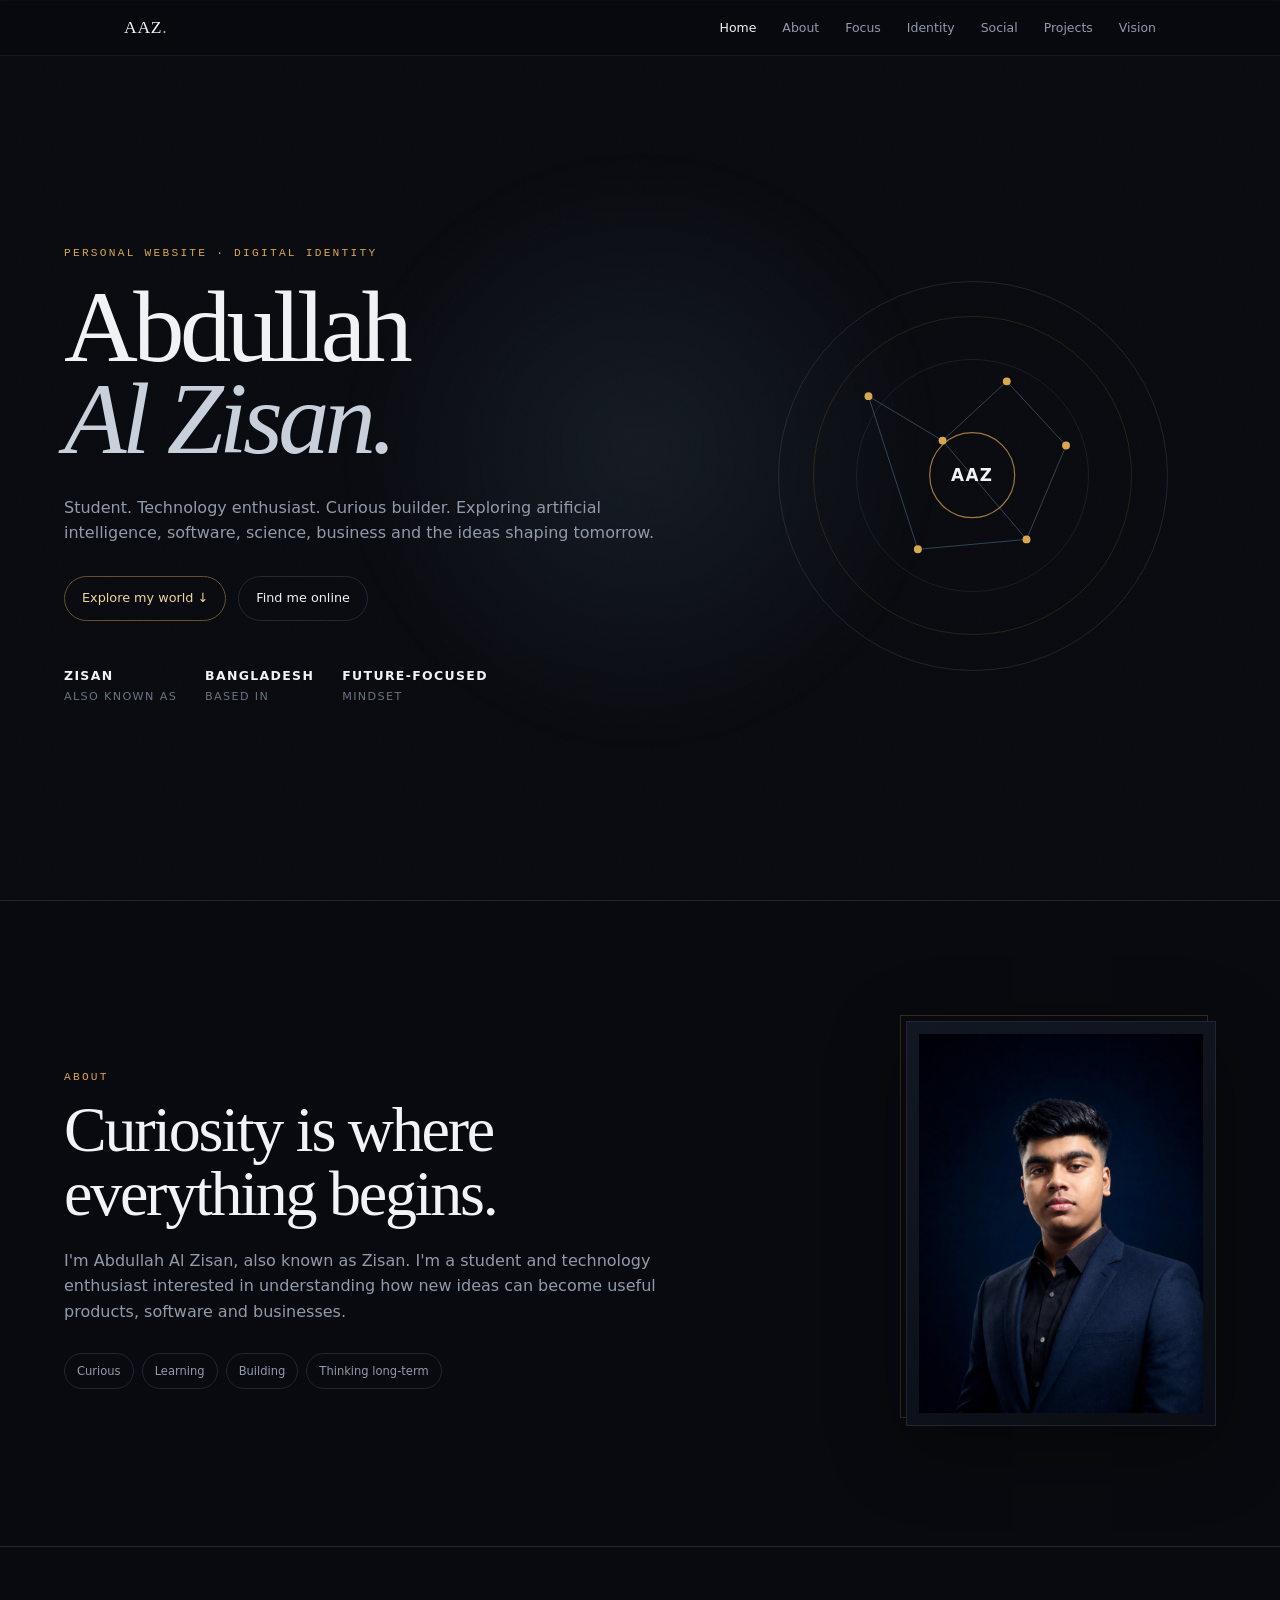
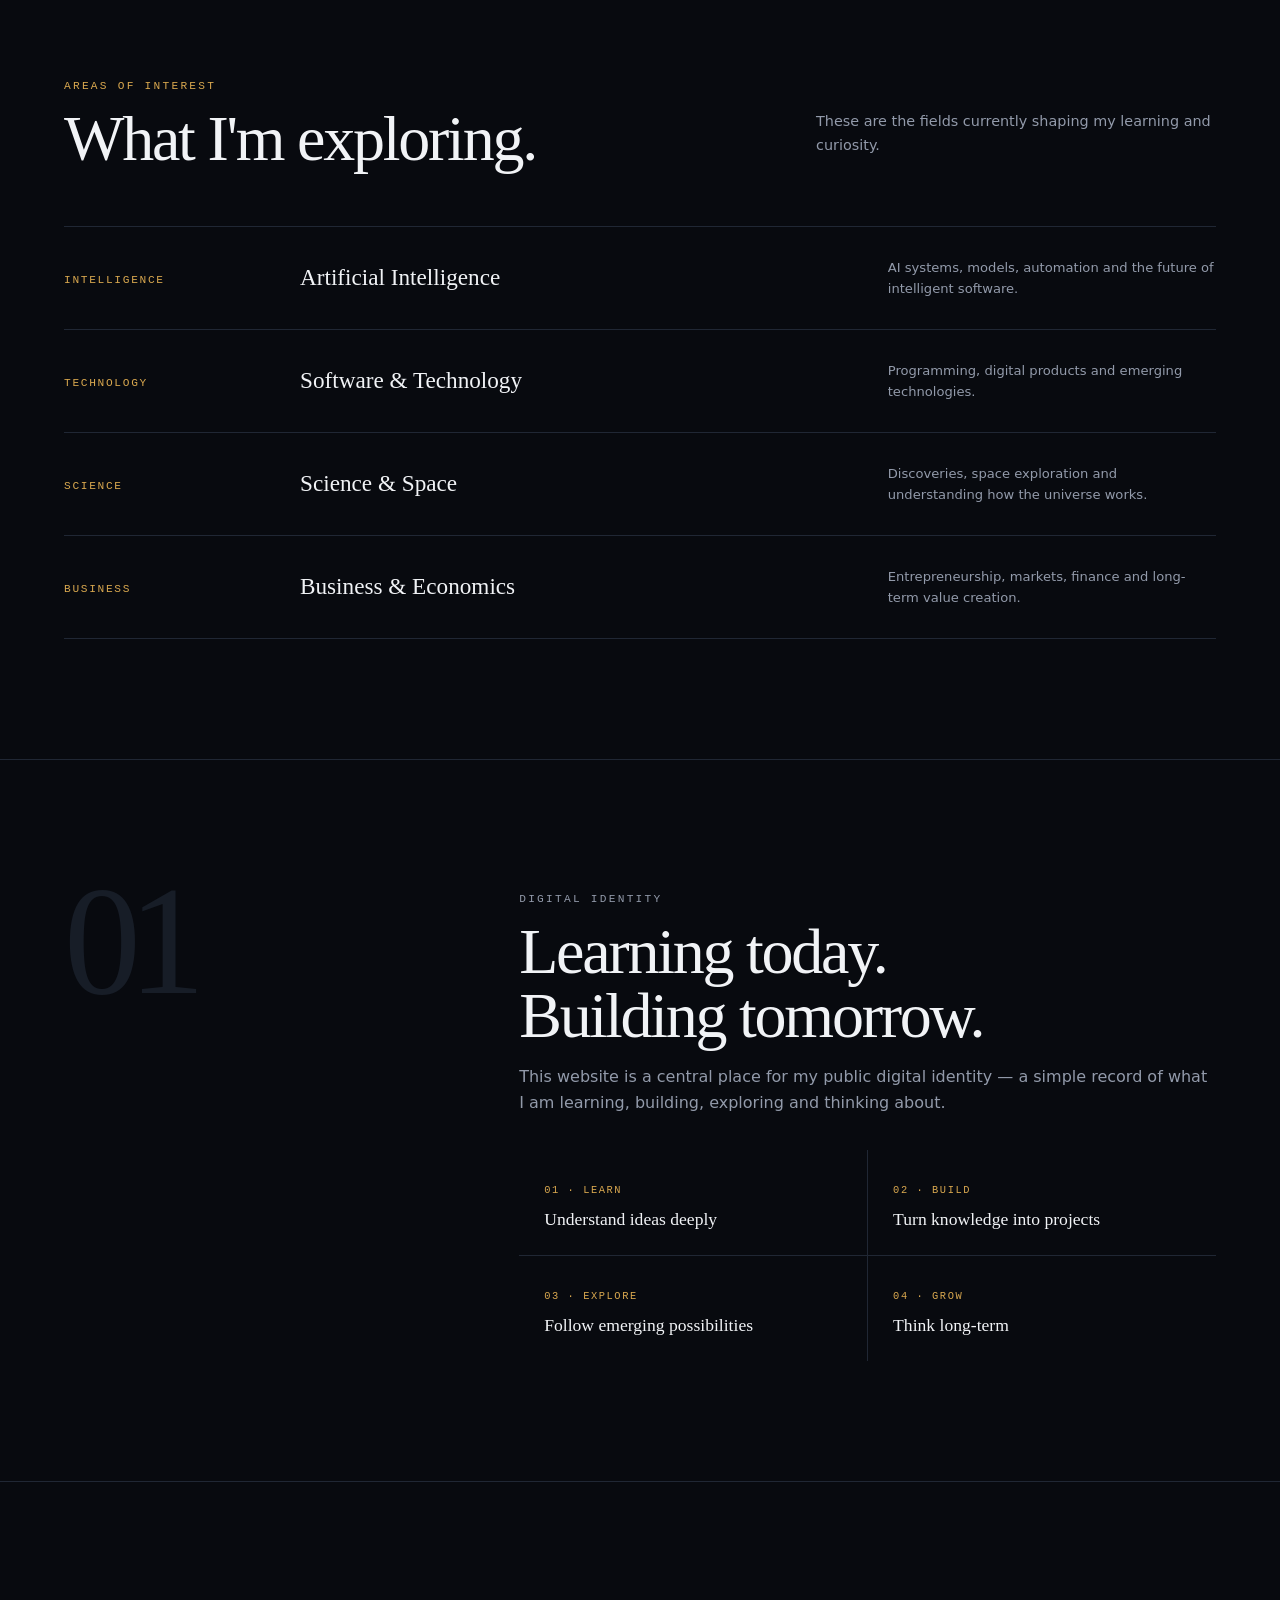
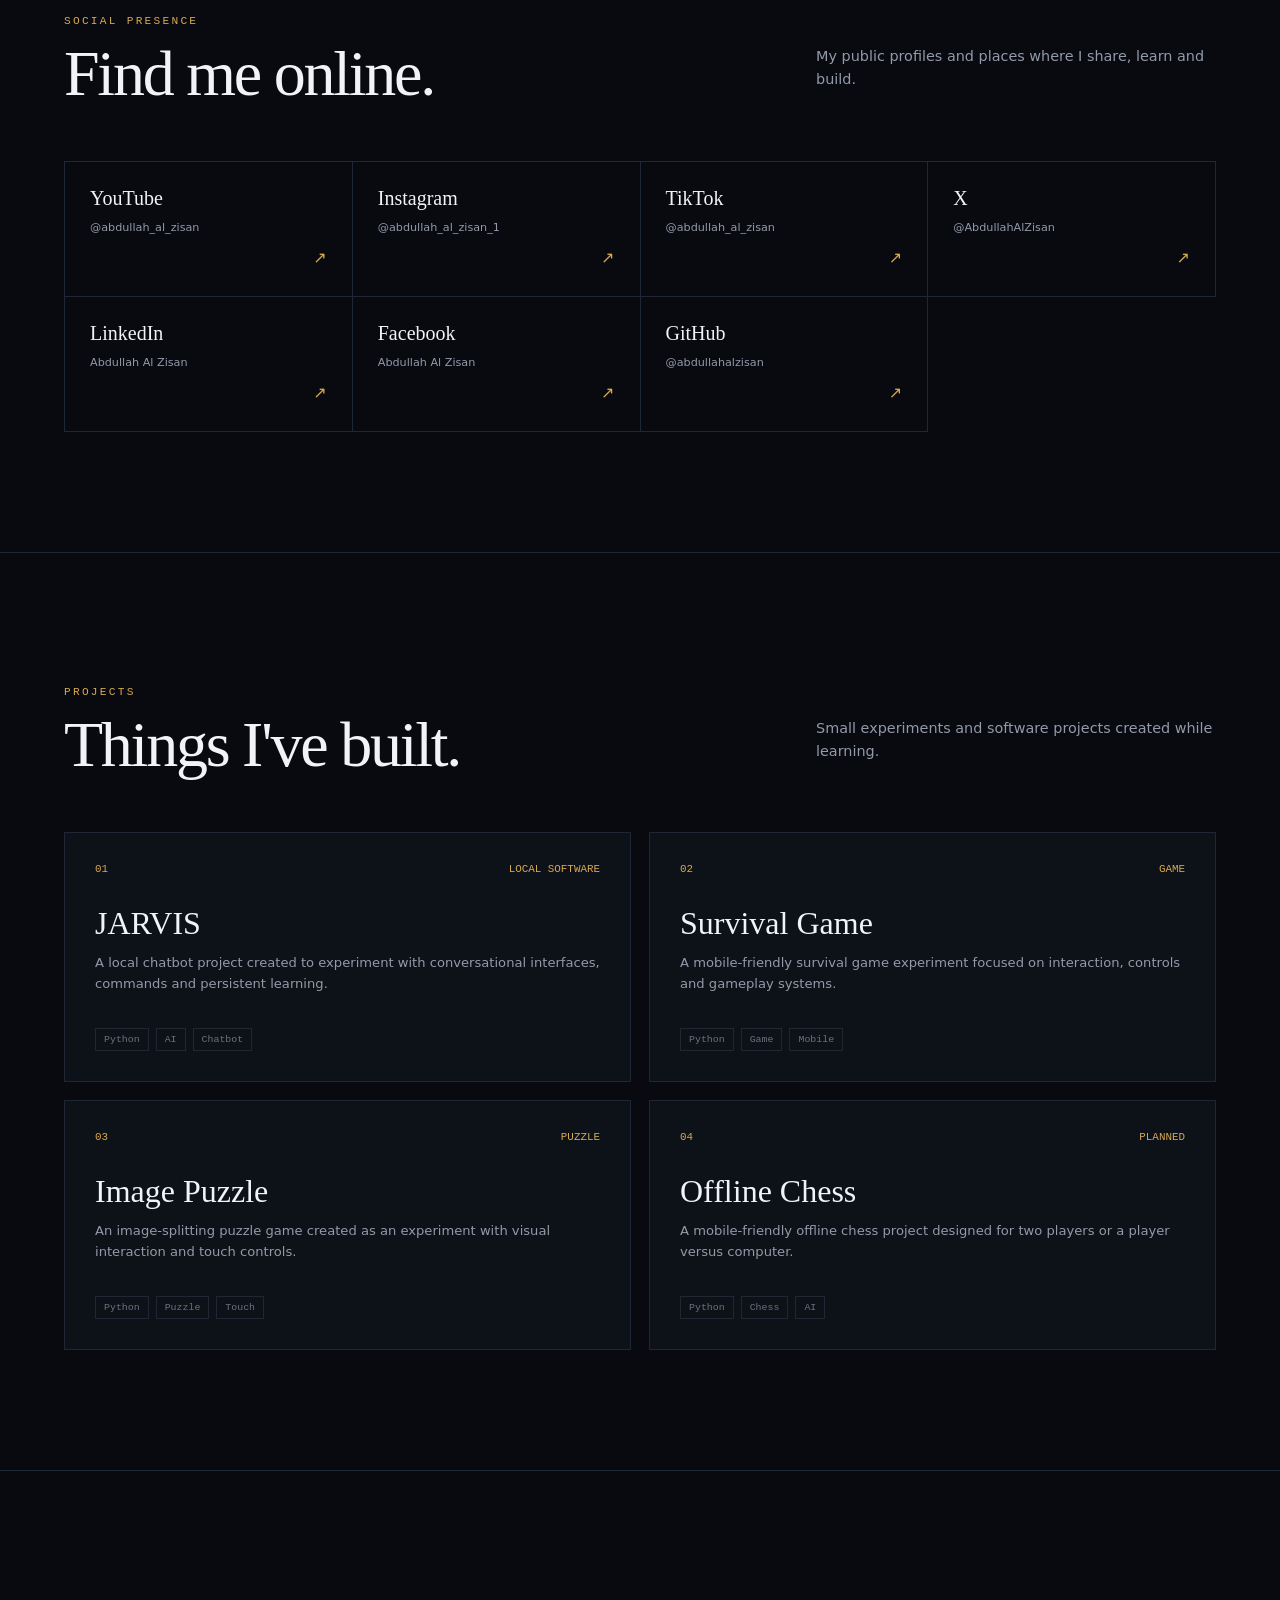
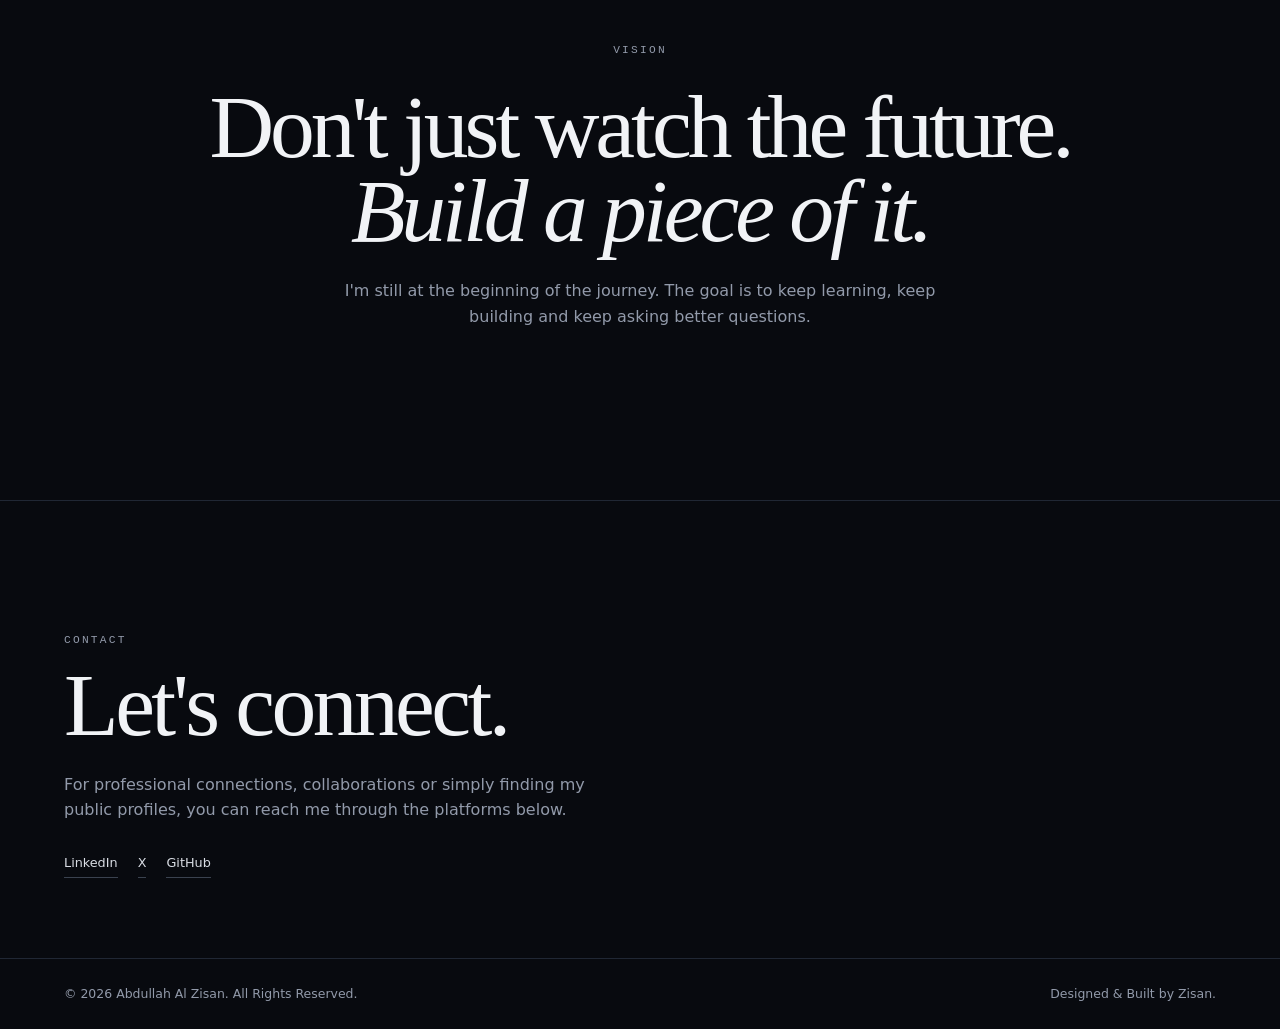
<file: index.html>
<!DOCTYPE html>
<html lang="en">
<head>
<meta name="google-site-verification" content="fTZUfABQGCC1OII6gA4DLFGYS3EVilFT6ylnY6ZqcEk" />
<script async src="https://www.googletagmanager.com/gtm.js?id=GTM-N6JDSJPQ"></script>
<script>
  window.dataLayer = window.dataLayer || [];
  function gtag(){dataLayer.push(arguments);}
  gtag('js', new Date());
</script>
<meta charset="UTF-8">
<meta name="viewport" content="width=device-width, initial-scale=1.0">
<meta name="theme-color" content="#080a0f">
<title>Abdullah Al Zisan | Personal Website &amp; Digital Identity</title>
<meta name="description" content="Official personal website and digital identity of Abdullah Al Zisan — exploring AI, technology, programming, science, business, and future-focused ideas.">
<link rel="icon" href="aaz-favicon.png" type="image/png">
<link rel="apple-touch-icon" href="aaz-favicon.png">
<meta name="author" content="Abdullah Al Zisan">
<meta name="robots" content="index, follow">
<link rel="canonical" href="https://abdullahalzisan.github.io/">

<meta property="og:type" content="profile">
<meta property="og:title" content="Abdullah Al Zisan | Personal Website">
<meta property="og:description" content="The official personal website and digital identity of Abdullah Al Zisan.">
<meta property="og:url" content="https://abdullahalzisan.github.io/">
<meta property="og:site_name" content="Abdullah Al Zisan">
<meta property="og:image" content="https://abdullahalzisan.github.io/profile.jpg">

<meta name="twitter:card" content="summary_large_image">
<meta name="twitter:title" content="Abdullah Al Zisan | Personal Website">
<meta name="twitter:description" content="The official personal website and digital identity of Abdullah Al Zisan.">
<meta name="twitter:image" content="https://abdullahalzisan.github.io/profile.jpg">

<script type="application/ld+json">
{
  "@context":"https://schema.org",
  "@graph":[
    {
      "@type":"ProfilePage",
      "@id":"https://abdullahalzisan.github.io/#profile",
      "url":"https://abdullahalzisan.github.io/",
      "name":"Abdullah Al Zisan | Personal Website","mainEntity": {
        "@id": 
    "https://abdullahalzisan.github.io/#person"
    },
      "isPartOf":{"@id":"https://abdullahalzisan.github.io/#website"},
      "about":{"@id":"https://abdullahalzisan.github.io/#person"}
    },
    {
      "@type":"Person",
      "@id":"https://abdullahalzisan.github.io/#person",
      "name":"Abdullah Al Zisan",
      "alternateName":"Zisan",
      "url":"https://abdullahalzisan.github.io/",
      "image":"https://abdullahalzisan.github.io/profile.jpg",
      "sameAs":[
        "https://www.youtube.com/@abdullah_al_zisan",
        "https://www.instagram.com/abdullah_al_zisan_1/",
        "https://www.tiktok.com/@abdullah_al_zisan",
        "https://x.com/AbdullahAlZisan",
        "https://www.linkedin.com/in/abdullah-al-zisan-aa14b23b4",
        "https://www.facebook.com/abdullahalzisan117",
        "https://github.com/abdullahalzisan"
      ]
    },
    {
      "@type":"WebSite",
      "@id":"https://abdullahalzisan.github.io/#website",
      "url":"https://abdullahalzisan.github.io/",
      "name":"Abdullah Al Zisan",
      "description":"Personal website and digital identity of Abdullah Al Zisan."
    }
  ]
}
</script>

<style>
:root{
  --bg:#080a0f;--panel:#0d1118;--panel2:#111722;--line:#202734;
  --text:#f1f3f6;--muted:#929aaa;--faint:#697282;--gold:#d9a84f;
  --blue:#7397ba;--max:1160px;--edge:clamp(22px,5vw,70px);
  --display:Georgia,"Times New Roman",serif;
  --body:Inter,ui-sans-serif,system-ui,-apple-system,"Segoe UI",Arial,sans-serif;
  --mono:"Courier New",monospace;
}
*{box-sizing:border-box}
html{scroll-behavior:smooth}
body{
  margin:0;background:var(--bg);color:var(--text);
  font-family:var(--body);line-height:1.6;
  -webkit-font-smoothing:antialiased;overflow-x:hidden
}
body:before{
  content:"";position:fixed;inset:0;pointer-events:none;z-index:10;
  opacity:.028;
  background-image:url("data:image/svg+xml,%3Csvg xmlns='http://www.w3.org/2000/svg' width='120' height='120'%3E%3Cfilter id='n'%3E%3CfeTurbulence type='fractalNoise' baseFrequency='.85' numOctaves='2' stitchTiles='stitch'/%3E%3C/filter%3E%3Crect width='100%25' height='100%25' filter='url(%23n)'/%3E%3C/svg%3E")
}
a{color:inherit;text-decoration:none}
button{font:inherit}
.container{width:min(var(--max),calc(100% - var(--edge)*2));margin:auto}
.nav{
  position:fixed;top:0;left:0;right:0;z-index:20;
  background:rgba(8,10,15,.78);backdrop-filter:blur(18px);
  border-bottom:1px solid rgba(255,255,255,.06)
}
.nav-inner{
  max-width:var(--max);margin:auto;padding:17px var(--edge);
  display:flex;align-items:center;justify-content:space-between
}
.logo{font:1.1rem var(--display);letter-spacing:.04em}
.logo span{color:var(--gold)}
.nav-links{display:flex;gap:26px;font-size:.78rem;color:var(--muted)}
.nav-links a{transition:color .25s ease}
.nav-links a:hover,.nav-links a.active{color:var(--text)}
.menu{
  display:none;border:1px solid var(--line);background:transparent;
  color:var(--text);padding:7px 10px;border-radius:8px
}
.hero{
  min-height:100vh;display:grid;place-items:center;
  padding:130px var(--edge) 80px;position:relative;overflow:hidden
}
.hero:after{
  content:"";position:absolute;width:620px;height:620px;border-radius:50%;
  background:radial-gradient(circle,rgba(115,151,186,.12),transparent 68%);
  filter:blur(12px);animation:glow 7s ease-in-out infinite;
  pointer-events:none
}
.hero-grid{
  max-width:var(--max);width:100%;display:grid;
  grid-template-columns:1.1fr .9fr;gap:70px;align-items:center;position:relative;z-index:1
}
.eyebrow,.tag{
  color:var(--gold);font-family:var(--mono);font-size:.7rem;
  letter-spacing:.2em;text-transform:uppercase
}
.eyebrow{margin-bottom:18px}
h1{
  font:clamp(3.5rem,8vw,7.8rem)/.9 var(--display);
  font-weight:400;letter-spacing:-.045em;margin:0
}
h1 em{font-style:italic;color:#c9d1dc}
.hero-copy{max-width:670px;margin-top:30px;color:var(--muted);font-size:1rem}
.hero-actions{display:flex;gap:12px;flex-wrap:wrap;margin-top:30px}
.btn{
  padding:11px 17px;border:1px solid var(--line);border-radius:999px;
  font-size:.8rem;transition:transform .25s ease,border-color .25s ease,background .25s ease
}
.btn:hover{transform:translateY(-2px);border-color:#485264;background:rgba(255,255,255,.03)}
.btn.primary{border-color:#67512c;color:#f2d59c}.orbit-wrap{
  width:min(390px,75vw);aspect-ratio:1;
  margin:auto;position:relative;
  animation:float 6s ease-in-out infinite
}
.orbit{
  position:absolute;inset:0;border-radius:50%;
  border:1px solid rgba(115,151,186,.18)
}
.orbit:before,.orbit:after{
  content:"";position:absolute;inset:9%;
  border:1px solid rgba(217,168,79,.14);
  border-radius:50%;
  animation:spin 24s linear infinite
}
.orbit:after{
  inset:20%;border-color:rgba(115,151,186,.13);
  animation:spinReverse 18s linear infinite
}
.constellation{
  position:absolute;inset:12%;width:76%;height:76%;
  overflow:visible
}
.const-line{
  stroke:rgba(115,151,186,.4);
  stroke-width:1;fill:none
}
.const-dot{
  fill:#d9a84f;
  transform-box:fill-box;transform-origin:center;
  animation:pulse 2.4s ease-in-out infinite
}
.const-dot:nth-of-type(2){animation-delay:.35s}
.const-dot:nth-of-type(3){animation-delay:.7s}
.const-dot:nth-of-type(4){animation-delay:1.05s}
.const-dot:nth-of-type(5){animation-delay:1.4s}
.const-dot:nth-of-type(6){animation-delay:1.75s}
.center-ring{
  fill:none;stroke:rgba(217,168,79,.7);stroke-width:1.2;
  transform-box:fill-box;transform-origin:center;
  animation:centerPulse 3s ease-in-out infinite
}
.center-text{
  fill:var(--text);font:600 17px var(--body);
  letter-spacing:.08em
}
.hero-meta{
  display:flex;gap:28px;margin-top:45px;
  color:var(--faint);font-size:.7rem;text-transform:uppercase;
  letter-spacing:.12em
}
.hero-meta strong{display:block;color:var(--text);font-size:.78rem;margin-bottom:3px}
section{padding:120px 0;border-top:1px solid var(--line)}
.section-head{
  display:flex;justify-content:space-between;gap:30px;
  align-items:end;margin-bottom:55px
}
.title{
  font:clamp(2.3rem,5vw,4.5rem)/1 var(--display);
  font-weight:400;letter-spacing:-.035em;margin:8px 0 0
}
.note{max-width:400px;color:var(--muted);font-size:.9rem}
.about-grid{
  display:grid;grid-template-columns:1fr .8fr;
  gap:80px;align-items:center
}
.body{color:var(--muted);font-size:1rem;max-width:680px}
.traits{display:flex;gap:8px;flex-wrap:wrap;margin-top:28px}
.traits span{
  border:1px solid var(--line);padding:8px 12px;border-radius:999px;
  color:var(--muted);font-size:.72rem
}
.portrait-card{
  max-width:310px;justify-self:end;position:relative;
  padding:12px;border:1px solid var(--line);
  background:linear-gradient(145deg,#121823,#0a0d13);
  box-shadow:0 20px 70px rgba(0,0,0,.35);
  animation:photoFloat 7s ease-in-out infinite
}
.portrait-card:before{
  content:"";position:absolute;inset:-7px 7px 7px -7px;
  border:1px solid rgba(217,168,79,.22);z-index:-1
}
.portrait-card img{
  display:block;width:100%;height:auto;aspect-ratio:3/4;
  object-fit:cover;object-position:center top
}
.focus-list{border-top:1px solid var(--line)}
.row{
  display:grid;grid-template-columns:.45fr 1.2fr .7fr;
  gap:25px;padding:30px 0;border-bottom:1px solid var(--line);
  align-items:center
}
.row .domain{color:var(--gold);font: .7rem var(--mono);text-transform:uppercase;letter-spacing:.15em}
.row h3{font:1.45rem var(--display);font-weight:400;margin:0}
.row p{color:var(--muted);font-size:.82rem;margin:0}.identity{
  display:grid;grid-template-columns:.7fr 1.3fr;
  gap:80px
}
.identity-number{
  font:clamp(5rem,12vw,10rem)/.8 var(--display);
  color:#171d27;letter-spacing:-.08em
}
.identity-copy p{color:var(--muted);max-width:700px}
.identity-points{
  display:grid;grid-template-columns:repeat(2,1fr);
  gap:1px;background:var(--line);margin-top:35px
}
.identity-point{
  background:var(--bg);padding:25px
}
.identity-point small{
  color:var(--gold);font: .65rem var(--mono);
  text-transform:uppercase;letter-spacing:.15em
}
.identity-point strong{
  display:block;font:1.1rem var(--display);
  font-weight:400;margin-top:8px
}
.social-grid{
  display:grid;grid-template-columns:repeat(4,1fr);
  border-top:1px solid var(--line);border-left:1px solid var(--line)
}
.social{
  padding:25px;border-right:1px solid var(--line);
  border-bottom:1px solid var(--line);min-height:135px;
  display:flex;flex-direction:column;justify-content:space-between;
  transition:background .25s ease,transform .25s ease
}
.social:hover{background:var(--panel);transform:translateY(-3px)}
.social-name{font:1.25rem var(--display)}
.social-handle{font-size:.7rem;color:var(--muted)}
.social-arrow{align-self:flex-end;color:var(--gold)}
.projects{
  display:grid;grid-template-columns:repeat(2,1fr);
  gap:18px
}
.project{
  border:1px solid var(--line);background:var(--panel);
  padding:30px;min-height:250px;
  display:flex;flex-direction:column;justify-content:space-between;
  transition:transform .3s ease,border-color .3s ease
}
.project:hover{transform:translateY(-5px);border-color:#394252}
.project-top{
  display:flex;justify-content:space-between;gap:15px
}
.project-index{color:var(--gold);font: .68rem var(--mono)}
.project h3{
  font:2rem var(--display);font-weight:400;margin:30px 0 10px
}
.project p{color:var(--muted);font-size:.82rem;margin:0}
.project-tags{
  display:flex;gap:7px;flex-wrap:wrap;margin-top:25px
}
.project-tags span{
  font: .62rem var(--mono);color:var(--faint);
  border:1px solid var(--line);padding:5px 8px
}
.vision{
  min-height:70vh;display:grid;place-items:center;text-align:center;
  position:relative;overflow:hidden
}
.vision h2{
  max-width:950px;font:clamp(3rem,7vw,7rem)/.94 var(--display);
  font-weight:400;letter-spacing:-.045em;margin:15px auto
}
.vision p{
  color:var(--muted);max-width:600px;margin:25px auto
}
.contact{padding-bottom:80px}
.contact h2{
  font:clamp(3rem,7vw,6.5rem)/.95 var(--display);
  font-weight:400;letter-spacing:-.04em;margin:10px 0 25px
}
.contact p{color:var(--muted);max-width:560px}
.contact-links{
  display:flex;gap:20px;flex-wrap:wrap;margin-top:30px
}
.contact-links a{
  border-bottom:1px solid #3a424f;padding-bottom:4px;
  font-size:.8rem;color:#d9dde4
}
footer{
  border-top:1px solid var(--line);padding:35px var(--edge);
  display:flex;justify-content:space-between;gap:20px;flex-wrap:wrap;
  color:var(--faint);font-size:.82rem
}
.footer-name{color:var(--text);font:1rem var(--display)}

.reveal{
  opacity:0;transform:translateY(24px);
  transition:opacity .75s ease,transform .75s ease
}
html:not(.js) .reveal {
  opacity: 1;
  transform: none;
}

.reveal.show {
  opacity: 1;
  transform: none;
}

@keyframes up{
  to{opacity:1;transform:none}
}
@keyframes float{
  0%,100%{transform:translateY(0)}
  50%{transform:translateY(-10px)}
}
@keyframes photoFloat{
  0%,100%{transform:translateY(0)}
  50%{transform:translateY(-5px)}
}
@keyframes pulse{
  0%,100%{opacity:.45;transform:scale(.82)}
  50%{opacity:1;transform:scale(1.35)}
}
@keyframes centerPulse{
  0%,100%{stroke-opacity:.65;transform:scale(1)}
  50%{stroke-opacity:1;transform:scale(1.025)}
}
@keyframes spin{
  to{transform:rotate(360deg)}
}
@keyframes spinReverse{
  to{transform:rotate(-360deg)}
}
@keyframes glow{
  0%,100%{transform:scale(1);opacity:.8}
  50%{transform:scale(1.12);opacity:1}
  }@media(max-width:900px){
  .hero-grid{grid-template-columns:1fr;gap:55px}
  .hero-art{order:-1}
  .orbit-wrap{width:min(310px,70vw)}
  .about-grid{grid-template-columns:1fr;gap:50px}
  .portrait-card{justify-self:start;max-width:280px}
  .identity{grid-template-columns:1fr;gap:30px}
  .identity-number{font-size:6rem}
  .social-grid{grid-template-columns:repeat(2,1fr)}
  .row{grid-template-columns:1fr;gap:8px}
  .row p{max-width:650px}
}

@media(max-width:650px){
  :root{--edge:20px}

  .nav-links{
    display:none;
    position:absolute;
    top:65px;
    left:var(--edge);
    right:var(--edge);
    background:rgba(13,17,24,.97);
    border:1px solid var(--line);
    padding:12px;
    flex-direction:column;
    gap:0
  }

  .nav-links.open{display:flex}
  .nav-links a{padding:13px 10px}
  .menu{display:block}

  .hero{padding-top:115px}
  h1{font-size:clamp(3.2rem,18vw,5rem)}
  .hero-copy{font-size:.92rem}

  .hero-meta{
    gap:18px;
    flex-wrap:wrap
  }

  section{padding:90px 0}
  .section-head{
    display:block;
    margin-bottom:40px
  }

  .note{margin-top:18px}

  .social-grid{
    grid-template-columns:1fr 1fr
  }

  .social{
    min-height:120px;
    padding:18px
  }

  .projects{grid-template-columns:1fr}
  .project{min-height:220px}

  .identity-points{
    grid-template-columns:1fr
  }

  .vision{min-height:60vh}

  .vision h2{
    font-size:clamp(2.8rem,14vw,5rem)
  }

  footer{
    padding:28px var(--edge)
  }
}

@media(prefers-reduced-motion:reduce){
  html{scroll-behavior:auto}

  *,
  *:before,
  *:after{
    animation-duration:.01ms!important;
    animation-iteration-count:1!important;
    transition-duration:.01ms!important
  }

  .reveal{
    opacity:1;
    transform:none
  }

  .eyebrow{
    animation:none!important
  }
}

.site-footer {
  padding: 25px var(--edge);
  border-top: 1px solid var(--line);
  display: flex;
  justify-content: space-between;
  align-items: center;
  flex-wrap: wrap;
  gap: 10px;
  color: var(--muted);
  font-size: 0.78rem;
  text-align: center;
}

.site-footer p {
  margin: 0;
}

</style>
</head>

<body>

<header class="nav" id="nav">
  <div class="nav-inner">
    <a class="logo" href="#home">AAZ<span>.</span></a>
    <button
  class="menu"
  id="menu"
  type="button"
  aria-label="Open navigation"
  aria-controls="links"
  aria-expanded="false">
  Menu
</button>

    <nav class="nav-links" id="links">
      <a href="#home">Home</a>
      <a href="#about">About</a>
      <a href="#focus">Focus</a>
      <a href="#identity">Identity</a>
      <a href="#social">Social</a>
      <a href="#projects">Projects</a>
      <a href="#vision">Vision</a>
    </nav>
  </div>
</header>

<main>

<section class="hero" id="home">
  <div class="hero-grid">
    <div>
      <div class="eyebrow">Personal Website · Digital Identity</div>
      <h1>Abdullah<br><em>Al Zisan.</em></h1>

      <p class="hero-copy">
        Student. Technology enthusiast. Curious builder.
        Exploring artificial intelligence, software, science, business and the ideas shaping tomorrow.
      </p>

      <div class="hero-actions">
        <a class="btn primary" href="#about">Explore my world ↓</a>
        <a class="btn" href="#social">Find me online</a>
      </div>

      <div class="hero-meta">
        <div>
          <strong>Zisan</strong>
          Also known as
        </div>

        <div>
          <strong>Bangladesh</strong>
          Based in
        </div>

        <div>
          <strong>Future-focused</strong>
          Mindset
        </div>
      </div>
    </div>

    <div class="hero-art" aria-hidden="true">
      <div class="orbit-wrap">
        <div class="orbit"></div>

        <svg class="constellation" viewBox="0 0 300 300">
          <line class="const-line" x1="45" y1="70" x2="120" y2="115"/>
          <line class="const-line" x1="120" y1="115" x2="185" y2="55"/>
          <line class="const-line" x1="185" y1="55" x2="245" y2="120"/>
          <line class="const-line" x1="245" y1="120" x2="205" y2="215"/>
          <line class="const-line" x1="205" y1="215" x2="95" y2="225"/>
          <line class="const-line" x1="95" y1="225" x2="45" y2="70"/>
          <line class="const-line" x1="120" y1="115" x2="205" y2="215"/>

          <circle class="const-dot" cx="45" cy="70" r="4"/>
          <circle class="const-dot" cx="120" cy="115" r="4"/>
          <circle class="const-dot" cx="185" cy="55" r="4"/>
          <circle class="const-dot" cx="245" cy="120" r="4"/>
          <circle class="const-dot" cx="205" cy="215" r="4"/>
          <circle class="const-dot" cx="95" cy="225" r="4"/>

          <circle class="center-ring" cx="150" cy="150" r="43"/>
          <text class="center-text" x="150" y="156" text-anchor="middle">AAZ</text>
        </svg>
      </div>
    </div>
  </div>
</section>

<section id="about">
  <div class="container reveal">
    <div class="about-grid">
      <div>
        <p class="tag">About</p>
        <h2 class="title">Curiosity is where everything begins.</h2>

        <p class="body" style="margin-top:22px">
          I'm Abdullah Al Zisan, also known as Zisan. I'm a student and technology enthusiast interested in understanding how new ideas can become useful products, software and businesses.
        </p>

        <div class="traits">
          <span>Curious</span>
          <span>Learning</span>
          <span>Building</span>
          <span>Thinking long-term</span>
        </div>
      </div>

      <div class="portrait-card">
        <img
  src="profile.jpg"
  alt="Abdullah Al Zisan"
  width="750"
  height="1000"
  loading="lazy">
      </div>
    </div>
  </div>
</section><section id="focus">
  <div class="container reveal">
    <div class="section-head">
      <div>
        <p class="tag">Areas of Interest</p>
        <h2 class="title">What I'm exploring.</h2>
      </div>
      <p class="note">
        These are the fields currently shaping my learning and curiosity.
      </p>
    </div>

    <div class="focus-list">
      <div class="row">
        <div><span class="domain">Intelligence</span></div>
        <div><h3>Artificial Intelligence</h3></div>
        <div><p>AI systems, models, automation and the future of intelligent software.</p></div>
      </div>

      <div class="row">
        <div><span class="domain">Technology</span></div>
        <div><h3>Software &amp; Technology</h3></div>
        <div><p>Programming, digital products and emerging technologies.</p></div>
      </div>

      <div class="row">
        <div><span class="domain">Science</span></div>
        <div><h3>Science &amp; Space</h3></div>
        <div><p>Discoveries, space exploration and understanding how the universe works.</p></div>
      </div>

      <div class="row">
        <div><span class="domain">Business</span></div>
        <div><h3>Business &amp; Economics</h3></div>
        <div><p>Entrepreneurship, markets, finance and long-term value creation.</p></div>
      </div>
    </div>
  </div>
</section>

<section id="identity">
  <div class="container reveal">
    <div class="identity">
      <div class="identity-number">01</div>

      <div class="identity-copy">
        <p class="tag">Digital Identity</p>
        <h2 class="title">Learning today.<br>Building tomorrow.</h2>

        <p>
          This website is a central place for my public digital identity —
          a simple record of what I am learning, building, exploring and thinking about.
        </p>

        <div class="identity-points">
          <div class="identity-point">
            <small>01 · Learn</small>
            <strong>Understand ideas deeply</strong>
          </div>

          <div class="identity-point">
            <small>02 · Build</small>
            <strong>Turn knowledge into projects</strong>
          </div>

          <div class="identity-point">
            <small>03 · Explore</small>
            <strong>Follow emerging possibilities</strong>
          </div>

          <div class="identity-point">
            <small>04 · Grow</small>
            <strong>Think long-term</strong>
          </div>
        </div>
      </div>
    </div>
  </div>
</section>

<section id="social">
  <div class="container reveal">
    <div class="section-head">
      <div>
        <p class="tag">Social Presence</p>
        <h2 class="title">Find me online.</h2>
      </div>
      <p class="note">
        My public profiles and places where I share, learn and build.
      </p>
    </div>

    <div class="social-grid">

      <a class="social" href="https://www.youtube.com/@abdullah_al_zisan" target="_blank" rel="noopener noreferrer">
        <div class="social-name">YouTube</div>
        <div class="social-handle">@abdullah_al_zisan</div>
        <div class="social-arrow">↗</div>
      </a>

      <a class="social" href="https://www.instagram.com/abdullah_al_zisan_1/" target="_blank" rel="noopener noreferrer">
        <div class="social-name">Instagram</div>
        <div class="social-handle">@abdullah_al_zisan_1</div>
        <div class="social-arrow">↗</div>
      </a>

      <a class="social" href="https://www.tiktok.com/@abdullah_al_zisan" target="_blank" rel="noopener noreferrer">
        <div class="social-name">TikTok</div>
        <div class="social-handle">@abdullah_al_zisan</div>
        <div class="social-arrow">↗</div>
      </a>

      <a class="social" href="https://x.com/AbdullahAlZisan" target="_blank" rel="noopener noreferrer">
        <div class="social-name">X</div>
        <div class="social-handle">@AbdullahAlZisan</div>
        <div class="social-arrow">↗</div>
      </a>

      <a class="social" href="https://www.linkedin.com/in/abdullah-al-zisan-aa14b23b4" target="_blank" rel="noopener noreferrer">
        <div class="social-name">LinkedIn</div>
        <div class="social-handle">Abdullah Al Zisan</div>
        <div class="social-arrow">↗</div>
      </a>

      <a class="social" href="https://www.facebook.com/abdullahalzisan117" target="_blank" rel="noopener noreferrer">
        <div class="social-name">Facebook</div>
        <div class="social-handle">Abdullah Al Zisan</div>
        <div class="social-arrow">↗</div>
      </a>

      <a class="social" href="https://github.com/abdullahalzisan" target="_blank" rel="noopener noreferrer">
        <div class="social-name">GitHub</div>
        <div class="social-handle">@abdullahalzisan</div>
        <div class="social-arrow">↗</div>
      </a>

    </div>
  </div>
</section><section id="projects">
  <div class="container reveal">
    <div class="section-head">
      <div>
        <p class="tag">Projects</p>
        <h2 class="title">Things I've built.</h2>
      </div>

      <p class="note">
        Small experiments and software projects created while learning.
      </p>
    </div>

    <div class="projects">

      <article class="project">
        <div>
          <div class="project-top">
            <span class="project-index">01</span>
            <span class="project-index">LOCAL SOFTWARE</span>
          </div>

          <h3>JARVIS</h3>

          <p>
            A local chatbot project created to experiment with conversational
            interfaces, commands and persistent learning.
          </p>
        </div>

        <div class="project-tags">
          <span>Python</span>
          <span>AI</span>
          <span>Chatbot</span>
        </div>
      </article>

      <article class="project">
        <div>
          <div class="project-top">
            <span class="project-index">02</span>
            <span class="project-index">GAME</span>
          </div>

          <h3>Survival Game</h3>

          <p>
            A mobile-friendly survival game experiment focused on
            interaction, controls and gameplay systems.
          </p>
        </div>

        <div class="project-tags">
          <span>Python</span>
          <span>Game</span>
          <span>Mobile</span>
        </div>
      </article>

      <article class="project">
        <div>
          <div class="project-top">
            <span class="project-index">03</span>
            <span class="project-index">PUZZLE</span>
          </div>

          <h3>Image Puzzle</h3>

          <p>
            An image-splitting puzzle game created as an experiment
            with visual interaction and touch controls.
          </p>
        </div>

        <div class="project-tags">
          <span>Python</span>
          <span>Puzzle</span>
          <span>Touch</span>
        </div>
      </article>

      <article class="project">
        <div>
          <div class="project-top">
            <span class="project-index">04</span>
            <span class="project-index">PLANNED</span>
          </div>

          <h3>Offline Chess</h3>

          <p>
            A mobile-friendly offline chess project designed for
            two players or a player versus computer.
          </p>
        </div>

        <div class="project-tags">
          <span>Python</span>
          <span>Chess</span>
          <span>AI</span>
        </div>
      </article>

    </div>
  </div>
</section>

<section id="vision" class="vision">
  <div class="container reveal">
    <p class="tag">Vision</p>

    <h2>
      Don't just watch the future.
      <em>Build a piece of it.</em>
    </h2>

    <p>
      I'm still at the beginning of the journey.
      The goal is to keep learning, keep building and keep asking better questions.
    </p>
  </div>
</section>

<section id="contact" class="contact">
  <div class="container reveal">
    <p class="tag">Contact</p>

    <h2>Let's connect.</h2>

    <p>
      For professional connections, collaborations or simply finding my public profiles,
      you can reach me through the platforms below.
    </p>

    <div class="contact-links">
      <a
        href="https://www.linkedin.com/in/abdullah-al-zisan-aa14b23b4"
        target="_blank"
        rel="noopener noreferrer">LinkedIn</a>

      <a
        href="https://x.com/AbdullahAlZisan"
        target="_blank"
        rel="noopener noreferrer">X</a>

      <a
        href="https://github.com/abdullahalzisan"
        target="_blank"
        rel="noopener noreferrer">GitHub</a>
    </div>
  </div>


</section>


</main>

<footer class="site-footer">
  <p>
    © <span id="copyright-year">2026</span>
    Abdullah Al Zisan. All Rights Reserved.
  </p>
  <p>Designed & Built by Zisan.</p>
</footer>

<script>
(function () {

  "use strict";

  document.documentElement.classList.add("js");
const copyrightYear = document.getElementById("copyright-year");

if (copyrightYear) {
  copyrightYear.textContent = new Date().getFullYear();
}

  const nav = document.getElementById("nav");
  const menu = document.getElementById("menu");
  const links = document.getElementById("links");

  if (!nav || !menu || !links) return;

  const navLinks = Array.from(links.querySelectorAll("a"));
  const sections = Array.from(
    document.querySelectorAll("main section[id]")
  );
  const revealElements = document.querySelectorAll(".reveal");

  // Mobile navigation
  function setMenuOpen(open) {
    links.classList.toggle("open", open);

    menu.setAttribute("aria-expanded", String(open));
    menu.setAttribute(
      "aria-label",
      open ? "Close navigation" : "Open navigation"
    );

    menu.textContent = open ? "Close" : "Menu";
  }

  menu.addEventListener("click", function () {
    const isOpen =
      menu.getAttribute("aria-expanded") === "true";

    setMenuOpen(!isOpen);
  });

  navLinks.forEach(function (link) {
    link.addEventListener("click", function () {
      setMenuOpen(false);
    });
  });

  document.addEventListener("keydown", function (event) {
    if (
      event.key === "Escape" &&
      menu.getAttribute("aria-expanded") === "true"
    ) {
      setMenuOpen(false);
      menu.focus();
    }
  });

  document.addEventListener("click", function (event) {
    if (
      menu.getAttribute("aria-expanded") === "true" &&
      !nav.contains(event.target)
    ) {
      setMenuOpen(false);
    }
  });

  // Scroll reveal and navigation observer
  if ("IntersectionObserver" in window) {

    const revealObserver = new IntersectionObserver(
      function (entries, observer) {
        entries.forEach(function (entry) {
          if (!entry.isIntersecting) return;

          entry.target.classList.add("show");
          observer.unobserve(entry.target);
        });
      },
      {
        threshold: 0.12
      }
    );

    revealElements.forEach(function (element) {
      revealObserver.observe(element);
    });

    const sectionObserver = new IntersectionObserver(
      function (entries) {
        entries.forEach(function (entry) {
          if (!entry.isIntersecting) return;

          const currentId = entry.target.id;

          navLinks.forEach(function (link) {
            link.classList.toggle(
              "active",
              link.getAttribute("href") === "#" + currentId
            );
          });
        });
      },
      {
        rootMargin: "-35% 0px -55% 0px",
        threshold: 0
      }
    );

    sections.forEach(function (section) {
      sectionObserver.observe(section);
    });

  } else {

    // Fallback for older browsers
    revealElements.forEach(function (element) {
      element.classList.add("show");
    });

  }

})();
</script>

</body>
</html>
</file>
